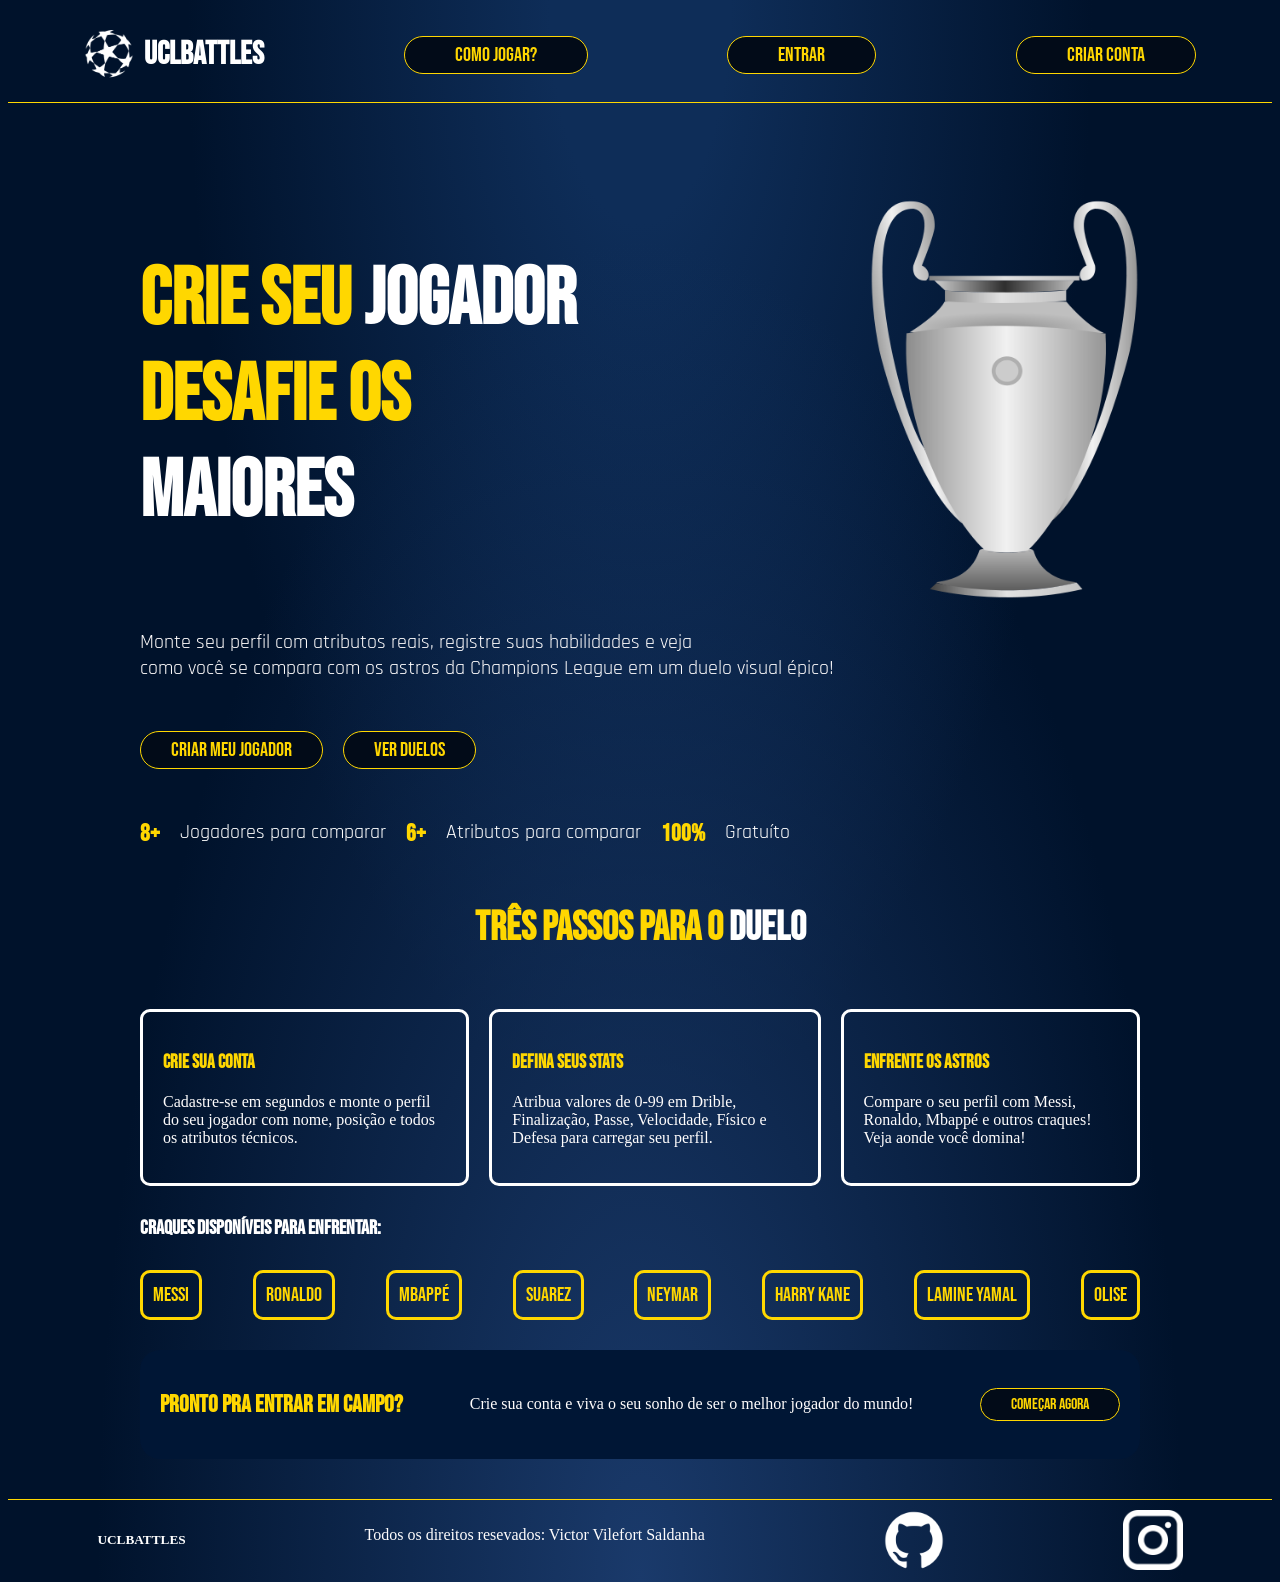
<file: public/index.html>
<!DOCTYPE html>
<html lang="pt-br">
<head>
    <meta charset="UTF-8">
    <meta name="viewport" content="width=device-width, initial-scale=1.0">
    <title>UCLBattles | Página Inicial</title>
    <link rel="stylesheet" href="css/home.css">
    <link rel="shortcut icon" href="assets/img/favicon.ico" type="image/x-icon">
</head>
<body>
<div class="header">
    <div class="logo">
        <img src="assets/img/UEFA_Champions_League.png" alt="">
         <h1>UCLBattles</h1>
    </div>
    <a href="index.html"><button>Como jogar?</button></a>
    <a href="login.html"><button>Entrar</button></a>
    <a href="cadastro.html"><button>Criar conta</button></a>
</div>

<div class="main-content">
    <div class="main-title">
        <h1> Crie seu <white>jogador</white> <br> Desafie os <white>Maiores</white></h1>
            <img src="assets/img/taca-champions.png" alt="">
        </div>
    <div class="main-subtitle">
        <p>Monte seu perfil com atributos reais, registre suas habilidades e veja <br> como você se compara  com os astros da Champions League em um duelo visual épico!</p>
    </div>
    <div class="main-buttons">
        <a href="./cadastro.html"><button>Criar Meu Jogador</button></a>
        <a href="home.html#versus"><button>Ver Duelos</button></a>
    </div>
    <div class="main-estatics">
        <h2>8+</h2>
        <p>Jogadores para comparar</p>
        <h2>6+</h2>
        <p>Atributos para comparar</p>
        <h2>100%</h2>
        <p>Gratuíto</p>
    </div>
    <div class="step-title">
        <h1>Três passos para o <white>duelo</white></h1>
    </div>
    <div class="section-steps">
        <div class="step-box">
            <h3>Crie sua conta</h3>
            <p>Cadastre-se em segundos e monte o perfil do seu jogador com nome, posição e todos os atributos técnicos.</p>
        </div>
         <div class="step-box">
            <h3>Defina seus stats</h3>
            <p>Atribua valores de 0-99 em Drible, Finalização, Passe, Velocidade, Físico e Defesa para carregar seu perfil.</p>
        </div>
        <div class="step-box">
            <h3>Enfrente os astros</h3>
            <p>Compare o seu perfil com Messi, Ronaldo, Mbappé e outros craques! Veja aonde você domina!</p>
        </div>
    </div>
    <div class="title-mockplayer">
         <h3>Craques Disponíveis Para Enfrentar:</h3>
    </div>
        <div class="mockplayers-content" id="versus">
            <div class="box-player">
                <div class="player-name">Messi</div>
            </div>
             <div class="box-player">
                <div class="player-name">Ronaldo</div>
            </div>
            <div class="box-player">
                <div class="player-name">Mbappé</div>
            </div>
            <div class="box-player">
                <div class="player-name">Suarez</div>
            </div>
            <div class="box-player">
                <div class="player-name">Neymar</div>
            </div>
            <div class="box-player">
                <div class="player-name">Harry Kane</div>
            </div>
             <div class="box-player">
                <div class="player-name">Lamine Yamal</div>
            </div>
            <div class="box-player">
                <div class="player-name">Olise</div>
            </div>
        </div>
        <div class="banner">
            <h2>Pronto pra entrar em campo?</h2>
            <p>Crie sua conta e viva o seu sonho de ser o melhor jogador do mundo!</p>
            <a href="cadastro.html"><button>Começar agora</button></a>
        </div>
    </div>
        <div class="footer">
            <h5>UCLBATTLES</h5>
            <p>Todos os direitos resevados: Victor Vilefort Saldanha</p>
            <a href="https://github.com/vilefxrt" target="_blank"><img src="assets/img/github.png" alt=""></a>
            <a href="https://www.instagram.com/vilefxrt/" target="_blank"><img src="assets/img/instagram-new.png" alt=""></a>
        </div>
</body>
</html>
</file>
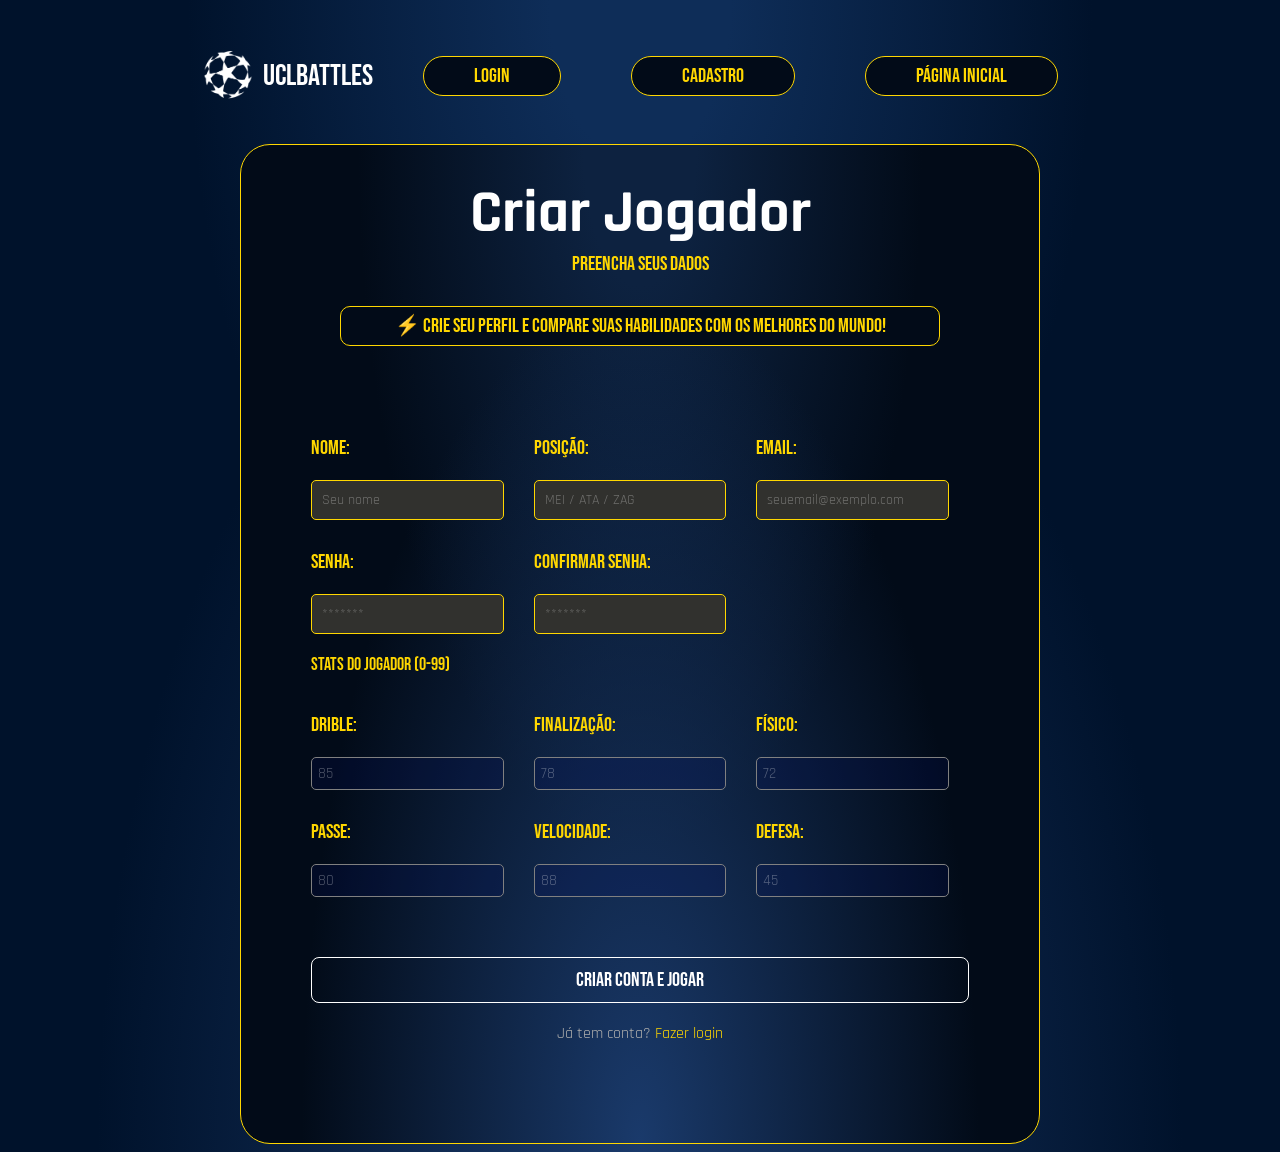
<file: public/cadastro.html>
<!DOCTYPE html>
<html lang="pt-br">
<head>
    <meta charset="UTF-8">
    <meta name="viewport" content="width=device-width, initial-scale=1.0">
    <title>UCLBattles | Cadastro</title>
    <link rel="shortcut icon" href="assets/img/favicon.ico" type="image/x-icon">
    <link rel="stylesheet" href="./css/cadastro.css">
</head>

<body>
    <div class="navbar">
        <div class="logo">
            <img src="./assets/img/UEFA_Champions_League.png" alt="">
            <p>UCLBattles</p>
        </div>
        <a href="login.html"><button>Login</button></a>
        <a href="cadastro.html"><button>Cadastro</button></a>
        <a href="index.html"><button>Página Inicial</button></a>
    </div>
    <div class="main">

        <div class="title">
            <h1>Criar Jogador</h1>
            <p>Preencha seus dados</p>
        </div>
        <div class="text-card">
            <p>⚡ Crie seu perfil e compare suas habilidades com os melhores do mundo!</p>
        </div>
        <div class="form">
            <div class="field-group">
                <div class="field">
                    <p>Nome:</p>
                    <input type="text" id="ipt_nome" placeholder="Seu nome">
                </div>

                <div class="field">
                    <p>Posição:</p>
                    <input type="text" id="ipt_posicao" placeholder="MEI / ATA / ZAG">
                </div>

                <div class="field">
                    <p>Email:</p>
                    <input type="text" id="ipt_email" placeholder="seuemail@exemplo.com">
                </div>

                <div class="field">
                    <p>Senha:</p>
                    <input type="password" id="ipt_senha" placeholder="*******">
                </div>

                <div class="field">
                    <p>Confirmar Senha:</p>
                    <input type="password" id="ipt_senhaConf" placeholder="*******">
                </div>
            </div>
            <div class="stats-text">
                <p>Stats do jogador (0-99)</p>
            </div>
            <div class="form-player">
                <div class="field">
                    <p>Drible:</p>
                    <input type="text" id="ipt_dri" placeholder="85">
                </div>

                <div class="field">
                    <p>Finalização:</p>
                    <input type="text" id="ipt_fin" placeholder="78">
                </div>

                <div class="field">
                    <p>Físico:</p>
                    <input type="text" id="ipt_fis" placeholder="72">
                </div>

                <div class="field">
                    <p>Passe:</p>
                    <input type="text" id="ipt_pas" placeholder="80">
                </div>

                <div class="field">
                    <p>Velocidade:</p>
                    <input type="text" id="ipt_vel" placeholder="88">
                </div>

                <div class="field">
                    <p>Defesa:</p>
                    <input type="text" id="ipt_def" placeholder="45">
                </div>
            </div>
            <div class="div_erro" id="div_erro";"></div>
            <div class="button-create">
                <button onclick="cadastrar()">Criar conta e Jogar</button>
            </div>
            <span>Já tem conta? <a href="login.html">Fazer login</a></span>
        </div>
        <script src="js/cadastro.js"></script>
    </div>
    </div>
    </div>
</body>
</html>
</file>
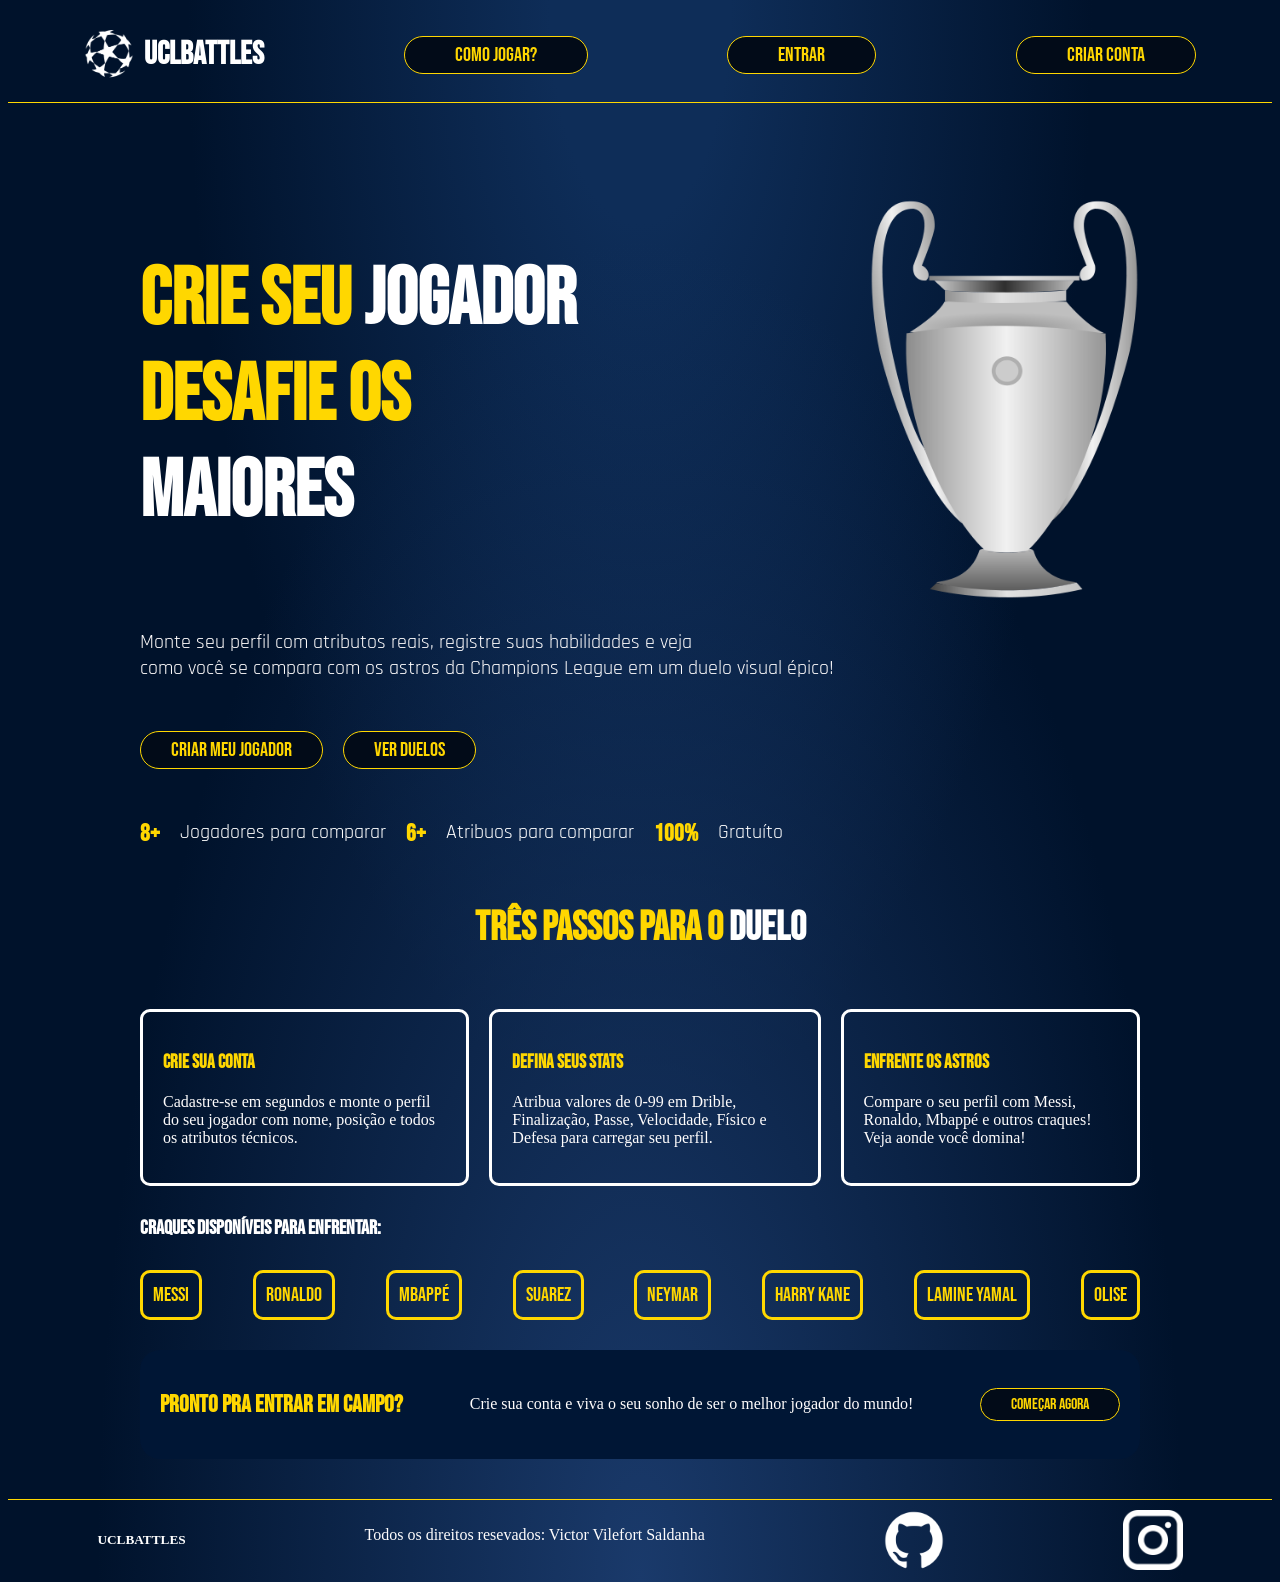
<file: public/home.html>
<!DOCTYPE html>
<html lang="pt-br">
<head>
    <meta charset="UTF-8">
    <meta name="viewport" content="width=device-width, initial-scale=1.0">
    <title>UCLBattles | Página Inicial</title>
    <link rel="stylesheet" href="css/home.css">
    <link rel="shortcut icon" href="assets/img/favicon.ico" type="image/x-icon">
</head>
<body>
<div class="header">
    <div class="logo">
        <img src="assets/img/UEFA_Champions_League.png" alt="">
         <h1>UCLBattles</h1>
    </div>
    <a href="home.html#versus"><button>Como jogar?</button></a>
    <a href="login.html"><button>Entrar</button></a>
    <a href="cadastro.html"><button>Criar conta</button></a>
</div>

<div class="main-content">
    <div class="main-title">
        <h1> Crie seu <white>jogador</white> <br> Desafie os <white>Maiores</white></h1>
            <img src="assets/img/taca-champions.png" alt="">
        </div>
    <div class="main-subtitle">
        <p>Monte seu perfil com atributos reais, registre suas habilidades e veja <br> como você se compara  com os astros da Champions League em um duelo visual épico!</p>
    </div>
    <div class="main-buttons">
        <a href="./cadastro.html"><button>Criar Meu Jogador</button></a>
        <a href="home.html#versus"><button>Ver Duelos</button></a>
    </div>
    <div class="main-estatics">
        <h2>8+</h2>
        <p>Jogadores para comparar</p>
        <h2>6+</h2>
        <p>Atribuos para comparar</p>
        <h2>100%</h2>
        <p>Gratuíto</p>
    </div>
    <div class="step-title">
        <h1>Três passos para o <white>duelo</white></h1>
    </div>
    <div class="section-steps">
        <div class="step-box">
            <h3>Crie sua conta</h3>
            <p>Cadastre-se em segundos e monte o perfil do seu jogador com nome, posição e todos os atributos técnicos.</p>
        </div>
         <div class="step-box">
            <h3>Defina seus stats</h3>
            <p>Atribua valores de 0-99 em Drible, Finalização, Passe, Velocidade, Físico e Defesa para carregar seu perfil.</p>
        </div>
        <div class="step-box">
            <h3>Enfrente os astros</h3>
            <p>Compare o seu perfil com Messi, Ronaldo, Mbappé e outros craques! Veja aonde você domina!</p>
        </div>
    </div>
    <div class="title-mockplayer">
         <h3>Craques Disponíveis Para Enfrentar:</h3>
    </div>
        <div class="mockplayers-content" id="versus">
            <div class="box-player">
                <div class="player-name">Messi</div>
            </div>
             <div class="box-player">
                <div class="player-name">Ronaldo</div>
            </div>
            <div class="box-player">
                <div class="player-name">Mbappé</div>
            </div>
            <div class="box-player">
                <div class="player-name">Suarez</div>
            </div>
            <div class="box-player">
                <div class="player-name">Neymar</div>
            </div>
            <div class="box-player">
                <div class="player-name">Harry Kane</div>
            </div>
             <div class="box-player">
                <div class="player-name">Lamine Yamal</div>
            </div>
            <div class="box-player">
                <div class="player-name">Olise</div>
            </div>
        </div>
        <div class="banner">
            <h2>Pronto pra entrar em campo?</h2>
            <p>Crie sua conta e viva o seu sonho de ser o melhor jogador do mundo!</p>
            <a href="cadastro.html"><button>Começar agora</button></a>
        </div>
    </div>
        <div class="footer">
            <h5>UCLBATTLES</h5>
            <p>Todos os direitos resevados: Victor Vilefort Saldanha</p>
            <a href="https://github.com/vilefxrt" target="_blank"><img src="assets/img/github.png" alt=""></a>
            <a href="https://www.instagram.com/vilefxrt/" target="_blank"><img src="assets/img/instagram-new.png" alt=""></a>
        </div>
</body>
</html>
</file>
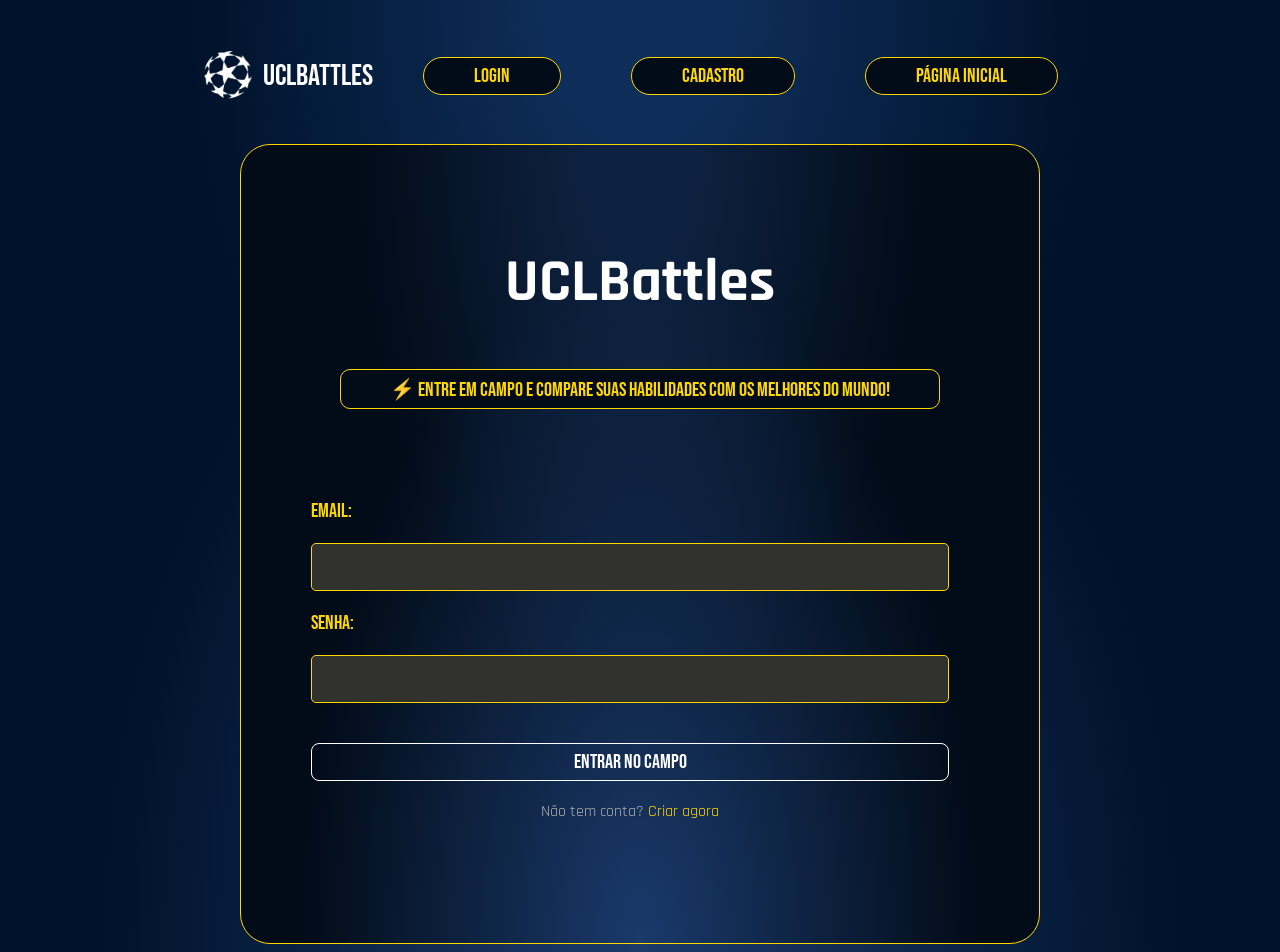
<file: public/login.html>
<!DOCTYPE html>
<html lang="pt-br">
<head>
    <meta charset="UTF-8">
    <meta name="viewport" content="width=device-width, initial-scale=1.0">
    <title>UCLBattles | Login</title>
    <link rel="stylesheet" href="./css/login.css">
    <link rel="shortcut icon" href="./assets/img/favicon.ico" type="image/x-icon">
</head>
<body>
    <div class="navbar">
    <div class="logo">
        <img src="assets/img/UEFA_Champions_League.png" alt="">
         <p>UCLBattles</p>
    </div>
        <a href="login.html"><button>Login</button></a>
        <a href="cadastro.html"><button>Cadastro</button></a>
        <a href="index.html"><button>Página Inicial</button></a>
    </div>
    <div class="main">
        <div class="title">
               <h1>UCLBattles</h1>
        </div>
        <div class="text-card">
             <p>⚡ Entre em campo e compare suas habilidades com os melhores do mundo!</p>
        </div>
        <div class="forms">
            <div class="fields">
                <p>Email:</p>
                <input type="email" id="ipt_email">
                <p>Senha:</p>
                <input type="password" id="ipt_senha">
                <div class="button-create">
                     <button onclick="entrar()">Entrar no campo</button>
                </div>
                <span>Não tem conta? <a href="cadastro.html">Criar agora</a></span>
            </div>
        </div>
    </div>
</body>
</html>
<script src="js/login.js"></script>
</file>
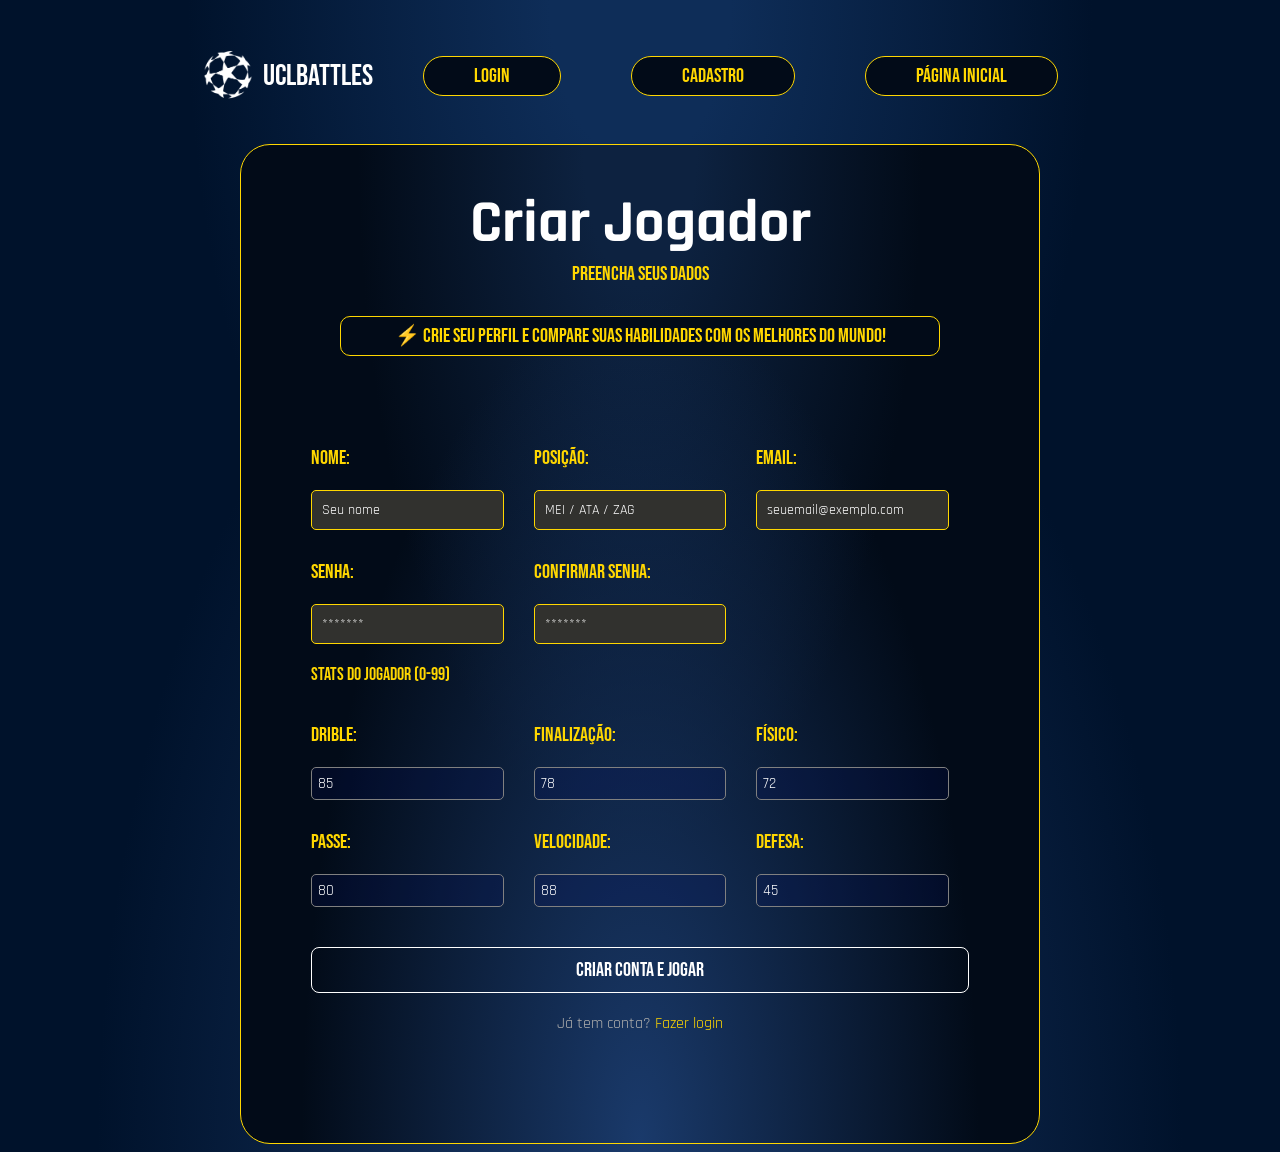
<file: website/public/cadastro.html>
<!DOCTYPE html>
<html lang="pt-br">
<head>
    <meta charset="UTF-8">
    <meta name="viewport" content="width=device-width, initial-scale=1.0">
    <title>UCLBattles | Cadastro</title>
    <link rel="shortcut icon" href="assets/img/favicon.ico" type="image/x-icon">
    <link rel="stylesheet" href="./css/cadastro.css">
</head>
<body>
    <div class="navbar">
        <div class="logo">
            <img src="./assets/img/UEFA_Champions_League.png" alt="">
            <p>UCLBattles</p>
        </div>
        <a href="login.html"><button>Login</button></a>
        <a href="cadastro.html"><button>Cadastro</button></a>
        <a href="home.html"><button>Página Inicial</button></a>
    </div>
    <div class="main">
    
    <div class="title">
        <h1>Criar Jogador</h1>
        <p>Preencha seus dados</p>
    </div>
        <div class="text-card">
            <p>⚡ Crie seu perfil e compare suas habilidades com os melhores do mundo!</p>
        </div>
        <div class="form">
            <div class="field-group">
            <div class="field">
                <p>Nome:</p>
                <input type="text" id="ipt_nome" placeholder="Seu nome"> 
            </div>

            <div class="field">
                <p>Posição:</p>
                <input type="text" id="ipt_posicao" placeholder="MEI / ATA / ZAG">
            </div>

            <div class="field">
                <p>Email:</p>
                <input type="text" id="ipt_email" placeholder="seuemail@exemplo.com">
            </div>

            <div class="field">
                <p>Senha:</p>
                <input type="text" id="_iptSenha" placeholder="*******">
            </div>

            <div class="field">
                <p>Confirmar Senha:</p>
                <input type="text" id="ipt_SenhaConf" placeholder="*******">
            </div>
        </div>
        <div class="stats-text">
            <p>Stats do jogador (0-99)</p>
        </div>
        <div class="form-player">
            <div class="field">
                <p>Drible:</p>
                <input type="text" id="ipt_dri" placeholder="85">
            </div>

            <div class="field">
                <p>Finalização:</p>
                <input type="text" id="ipt_fin" placeholder="78">
            </div>

            <div class="field">
                <p>Físico:</p>
                <input type="text" id="ipt_fis" placeholder="72">
            </div>

            <div class="field">
                <p>Passe:</p>
                <input type="text" id="ipt_pas" placeholder="80">
            </div>

            <div class="field">
                <p>Velocidade:</p>
                <input type="text" id="ipt_vel" placeholder="88">
            </div>

            <div class="field">
                <p>Defesa:</p>
                <input type="text" id="ipt_def" placeholder="45">
            </div>
        </div>
        <div class="button-create">
            <button onclick="criarConta()">Criar conta e Jogar</button>
        </div>
        <span>Já tem conta? <a href="login.html">Fazer login</a></span>
    </div>
</div>
</div>
</div>
</body>
</html>
</file>
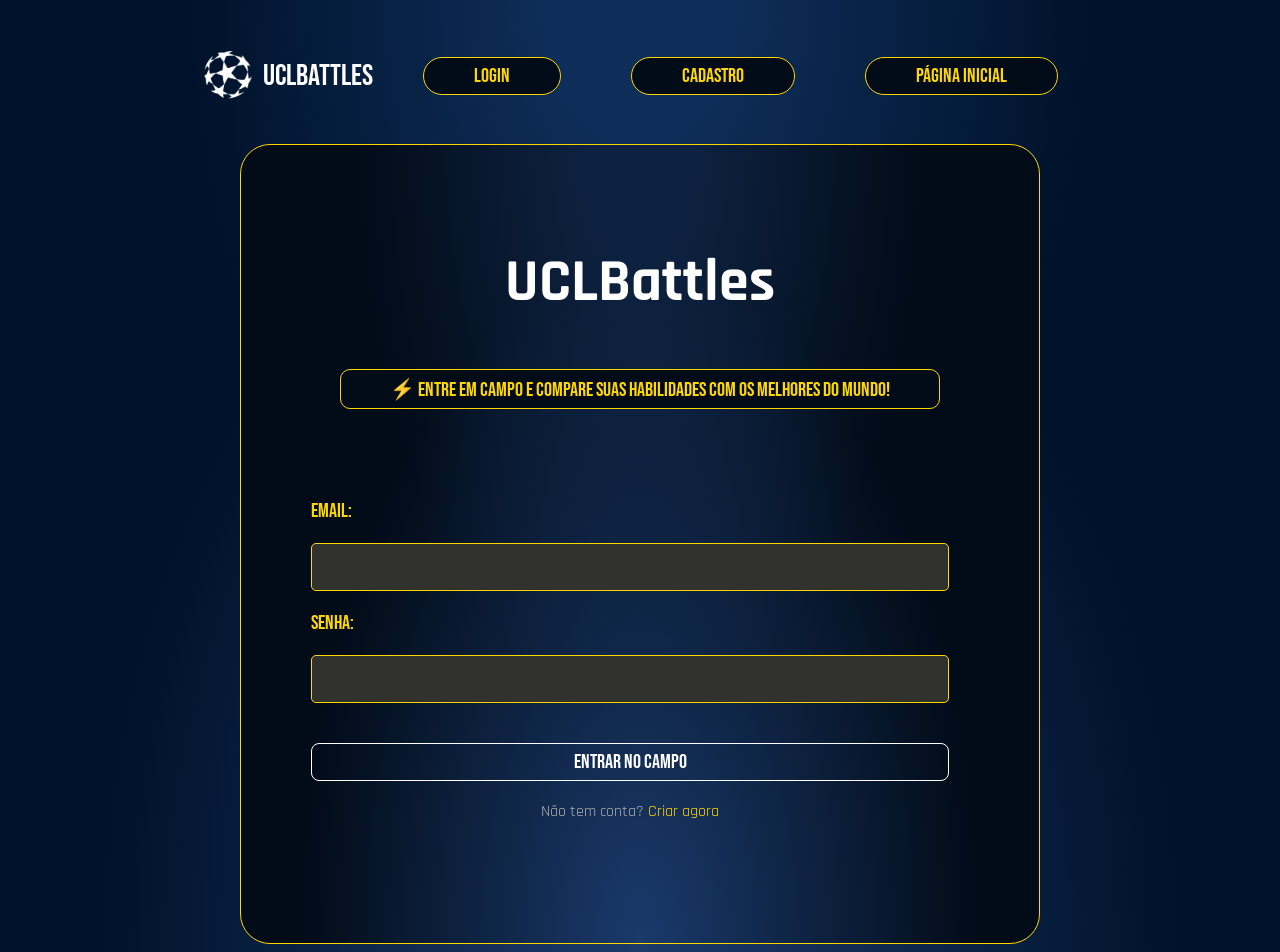
<file: website/public/login.html>
<!DOCTYPE html>
<html lang="pt-br">
<head>
    <meta charset="UTF-8">
    <meta name="viewport" content="width=device-width, initial-scale=1.0">
    <title>UCLBattles | Login</title>
    <link rel="stylesheet" href="./css/login.css">
    <link rel="shortcut icon" href="./assets/img/favicon.ico" type="image/x-icon">
</head>
<body>
    <div class="navbar">
    <div class="logo">
        <img src="assets/img/UEFA_Champions_League.png" alt="">
         <p>UCLBattles</p>
    </div>
        <a href="login.html"><button>Login</button></a>
        <a href="cadastro.html"><button>Cadastro</button></a>
        <a href="home.html"><button>Página Inicial</button></a>
    </div>
    <div class="main">
        <div class="title">
               <h1>UCLBattles</h1>
        </div>
        <div class="text-card">
             <p>⚡ Entre em campo e compare suas habilidades com os melhores do mundo!</p>
        </div>
        <div class="forms">
            <div class="fields">
                <p>Email:</p>
                <input type="text" id="ipt_email">
                <p>Senha:</p>
                <input type="text" id="ipt_senha">
                <div class="button-create">
                     <button onclick="pensar()">Entrar no campo</button>
                </div>
                <span>Não tem conta? <a href="cadastro.html">Criar agora</a></span>
            </div>
        </div>
    </div>
</body>
</html>
</file>
<file: public/css/home.css>
@import url('https://fonts.googleapis.com/css2?family=Bebas+Neue&family=Rajdhani:wght@400;500;600;700&display=swap');

*{
    box-sizing: border-box;
    text-decoration: none;
}

body{
    background: radial-gradient(ellipse at 50% 100%, #1a3a6b 0%, transparent 60%),
    radial-gradient(ellipse at 50% 0%, #0e2d58 10%, transparent 50%), #00122b;
    border-radius: 30px;
}

h1{
    color: gold;
    font-family: 'Bebas Neue', cursive;

}

h2{
    color: gold;
    font-family: 'Bebas Neue', cursive
}

h3 {
    color: gold;
     font-family: 'Bebas Neue', cursive
}

h5 {
    color: rgb(255, 255, 255);
}

a {
    flex-direction: row;
    text-align: center;
    color:gold;
}

span {
    padding-top: 20px;
    align-self: center;
    font-family: 'Rajdhani', sans-serif;
    color: rgb(255, 255, 255);
}

p{
    color: rgb(255, 253, 253);
}

.header{
    display: flex;
    flex-direction: row;
    justify-content: space-around;
    margin: 0;
    padding: 6px;
    align-items: center;
    text-decoration: none;
    border-bottom: 1px solid gold;
}

.header h1{
    color: white;
    display: flex;
    justify-self: flex-start;
}

.header span{
    display: flex;
    justify-self: center;
    font-family: 'Rajdhani', sans-serif;
    color: rgb(255, 255, 255);
    font-size: 20px;
}

.header button{
    display: flex;;
    color: gold;
    background-color: #020b18;;
    border: 0.5px solid gold;
    border-radius: 20px;
    cursor: pointer;
    font-size: 20px;
    flex-direction: row;
    font-family: 'Bebas Neue', cursive;
    height: fit-content;
    padding: 6px 50px;
    transition: all 0.3s ease;
    text-decoration: none;
}

.header button a{
    color: gold;
    text-decoration: none;
    transition: all 0.3s ease;
}   

.header button:hover{
    background-color: gold;
    color: #020b18;
    border-color: gold;
}

.header button:hover a{
    transition: all 0.3s ease;
    color: black;
}


.logo{
    display: flex;
    flex-direction: row;
    align-items: center;
    justify-content: center;
    gap: 10px;
}

.logo img{
    width: 50px;
    height: auto;
    filter: invert(100%) brightness(200%)
}

.logo p{
    color: white;
    font-size: 30px;
    font-family: 'Bebas Neue', cursive;
}


.main-title {
    font-size: 40px;
    padding-top: 6rem;
    display: flex;
    flex-direction: row;
    justify-content: space-around;
}

.main-title h1{
    padding-right: 10rem;
}

.main-title img{
    display: flex;
    width: 380px;
    height: 400px;
    padding-left: 6rem;
}

.main-subtitle{
    color: rgb(255, 255, 255);
    font-family: 'Rajdhani', sans-serif;
    font-size: 20px;
}

.main-title white{
    color: white;
}

.footer{
    padding-top: 10px;
    display: flex;
    flex-direction: row;
    justify-content: space-around;
    border-top: 1px solid gold;
}

.mockplayers-content{
    display: flex;
    flex-direction: row;
    justify-content: space-between;
}

.mockplayers-content h3{
    color: white;
    font-size: 20px;
}

.box-player{
    display: flex;
    flex-direction: column;
    align-items: center;
    border: 3px solid gold;
    border-radius: 10px;
    padding: 10px;
}

.box-player p {
    color: gold;
}

.main-buttons{
    display: flex;
    flex-direction: row;
    gap: 20px;
    margin-top: 20px;
}

.main-buttons button{
    display: flex;
    flex-direction: row;
    color: gold;
    background-color: #020b18;;
    border: 0.5px solid gold;
    border-radius: 20px;
    cursor: pointer;
    font-size: 20px;
    flex-direction: row;
    font-family: 'Bebas Neue', cursive;
    height: fit-content;
    padding: 6px 30px;
    transition: all 0.3s ease;
}

.main-buttons button:hover{
    background-color: gold;
    color: #020b18;
    border-color: gold;
}

.main-buttons button:hover a{
    transition: all 0.3s ease;
    color: black;
}

.main-buttons button a{
    color: gold;
    text-decoration: none;
    transition: all 0.3s ease;
}

.banner button a{
    color: gold;
    text-decoration: none;
    transition: all 0.3s ease;
}
.main-estatics{
    display: flex;
    flex-direction: row;
    height: max-content;
    gap: 20px;
    margin-top: 20px;
}

.section-steps{
    display: flex;
    flex-direction: row;
    height: fit-content;
    gap: 20px;
    margin-top: 20px;
}

.step-box{
    border-style: solid;
    border-color: white;
    border-radius: 10px;
    padding: 20px; 
}

.player-name{
    display: flex;
    flex-direction: column;
    color: gold;
    font-family: 'Bebas Neue', cursive;
    font-size: 20px;
}


.banner{
    display: flex;
    flex-direction: row;
    justify-content: space-between;
    align-items: center;
    height: fit-content;
    padding: 20px;
    background-color: #001635;
    border-radius: 20px;
    margin-top: 20px;
    margin-bottom: 40px;
}

.banner button{
    display: flex;
    color: gold;
    background-color: #020b18;;
    border: 0.5px solid gold;
    border-radius: 20px;
    cursor: pointer;
    font-size: 16px;
    flex-direction: row;
    font-family: 'Bebas Neue', cursive;
    height: fit-content;
    padding: 6px 30px;
    transition: all 0.3s ease;
}

.banner button:hover{
    background-color: gold;
    color: #000000;
    border-color: gold;
}

.banner button:hover a{
    color: #000000;
}

.main-estatics p {
    color: rgb(255, 255, 255);
    font-family: 'Rajdhani', sans-serif;
    font-size: 20px;
}

.main-content{
    display: flex;
    flex-direction: column;
    gap: 10px;
    max-width: 1000px;
    margin-left: auto;
    margin-right: auto;
}

.step-title{
    display: flex;
    justify-content: center;
    color: gold;
    font-family: 'Bebas Neue', cursive;
    font-size: 20px;
}

.step-title white{
    color: white;
}

.title-mockplayer{
    display: flex;
    justify-content: flex-start;
    color: white;
    font-family: 'Bebas Neue', cursive;
    font-size: 20px;
}

.title-mockplayer h3{
    color: white;
    font-family: 'Bebas Neue', cursive;
    font-size: 20px;
}

.footer img {
    width: 60px;
    height: auto;
    filter: invert(100%) brightness(200%)
}
</file>
<file: public/css/cadastro.css>
@import url('https://fonts.googleapis.com/css2?family=Bebas+Neue&family=Rajdhani:wght@400;500;600;700&display=swap');

*{
    box-sizing: border-box;
    text-decoration: none;
}

body{
    background: radial-gradient(ellipse at 50% 100%, #1a3a6b 0%, transparent 60%),
    radial-gradient(ellipse at 50% 0%, #0e2d58 10%, transparent 50%), #00122b;
    border-radius: 30px;
    
}

p{
    color: gold;
    font-size: 20px;
    font-family: 'Bebas Neue', cursive;

}

a {
    flex-direction: row;
    text-align: center;
    color:gold;
}

span {
    padding-top: 20px;
    align-self: center;
    font-family: 'Rajdhani', sans-serif;
    color: rgb(174, 174, 173);
}

.title{
    color: #ffffff;
    text-align: center;
    font-size: 30px;
    display: flex;
    flex-direction: column;
    align-items: center;
    justify-content: center;
    width: 100%;
    padding: 0;
}

.title h1 {
    margin: 0;

}

.title p{
    margin: 0;
    margin-bottom: 30px;
}

.navbar p {
    color: white;
}

.navbar{
    display: flex;
    justify-content: center;
    padding-top: 20px;
    padding-bottom: 20px;
    align-items: center;
    gap: 30px;
}

.logo{
    display: flex;
    flex-direction: row;
    align-items: center;
    justify-content: center;
    gap: 10px;
}

.logo img{
    width: 50px;
    height: auto;
    filter: invert(100%) brightness(200%);
}

.logo p{
    color: white;
    font-size: 30px;
    font-family: 'Bebas Neue', cursive;
    cursor: pointer;
}

.navbar button{
    display: flex;;
    color: gold;
    background-color: #020b18;;
    border: 0.5px solid gold;
    border-radius: 20px;
    cursor: pointer;
    font-size: 20px;
    flex-direction: row;
    justify-items: center;
    font-family: 'Bebas Neue', cursive;
    height: fit-content;
    padding: 7px 50px;
    transition: all 0.3s ease;
}

.navbar button:hover{
    background-color: gold;
    color: #020b18;
    border-color: gold;
}

.navbar button:hover a{
    transition: all 0.3s ease;
    color: black;
}

.navbar a{
    color: gold;
    text-decoration: none;
    margin-right: 20px;
    padding-left: 20px;
}
.main{
    display: flex;
    margin: 0 auto;
    font-family: 'Rajdhani', sans-serif;
    flex-direction: column;
    align-items: center;
    justify-content: center;
    width: 800px;
    height: 1000px;
    border: 0.5px solid gold;
    background: radial-gradient(ellipse at 50% 100%, #1a3a6b 0%, transparent 60%),
    radial-gradient(ellipse at 50% 0%, #0d2240 10%, transparent 50%), #020b18;
    border-radius: 30px;
}

.field-group{
    display: grid;
    grid-template-columns: repeat(3, 1fr);
    gap: 10px;
    justify-content: center;
    align-items: center;
    margin-bottom: 2px;
}

.field{
    display: flex;
    flex-direction: column;
    margin-right: 20px;
}

.stats-text p{
    display: flex;
    flex-direction: row;
    justify-content: flex-start;
    color: gold;
    width: 100%;
    font-size: 18px;
}

.text-card{
    display: flex;
    flex-direction: column;
    align-items: center;
    justify-content: center;
    width: 600px;
    height: 40px;
    border: 1px solid gold;
    background-color: #020b18;
    border-radius: 10px;
    padding: 1rem;
}

.field-group input{
    padding: 10px;
    border: 1px solid gold;
    border-radius: 5px;
    background-color: #31312e;
    font-family: 'Rajdhani', sans-serif;
    color: rgb(255, 255, 255);
    font-size: 14px;
}

.field-group input::placeholder{
    color: #ffffff4c
}

.form-player input {
    padding: 6px;
    border: 1px solid gray;
    border-radius: 5px;
    background-color: rgba(0, 13, 97, 0.201);
    font-family: 'Rajdhani', sans-serif;
    color: rgb(255, 255, 255);
    font-size: 15px;
}

.form-player input::placeholder{
    color: #ffffff4c;
}

.form{ 
    display: flex;
    flex-direction: column;
    width: fit-content;
    width: 100%;
    padding: 70px;
}

.form-player{
    display: grid;
    grid-template-columns: repeat(3, 1fr);
    gap: 10px;
    align-items: center;
    justify-content: center;
}

.button-create{
    display: flex;
    justify-content: center;
    margin-top: 20px;
}

.button-create button{
    padding: 10px 20px;
    background-color: transparent;
    color: #ffffff;
    border: 1px solid;;
    border-radius: 8px;
    border-color: white;
    cursor: pointer;
    size: 10px;
    width: 1000px;
    display: flex;
    justify-content: center;
    margin-top: 20px;
    font-family: 'Bebas Neue', cursive;
    font-size: 20px;
    transition: all 0.3s ease;
}

.button-create button:hover{
    background-color: white;
    color: #020b18;
    border-color: white;
}

.div_erro{
    display: flex;
    margin-top: 20px;
    justify-content: center;
    font-size: 20px;
    font-weight: bold;
    color: red;
    font-family: 'Rajdhani', sans-serif;
}
</file>
<file: public/css/login.css>
@import url('https://fonts.googleapis.com/css2?family=Bebas+Neue&family=Rajdhani:wght@400;500;600;700&display=swap');

*{
    box-sizing: border-box;
    text-decoration: none;
}

body{
    background: radial-gradient(ellipse at 50% 100%, #1a3a6b 0%, transparent 60%),
    radial-gradient(ellipse at 50% 0%, #0e2d58 10%, transparent 50%), #00122b;
    border-radius: 30px;
    
}

p{
    color: gold;
    font-size: 20px;
    font-family: 'Bebas Neue', cursive;

}

a {
    flex-direction: row;
    text-align: center;
    color:gold;
    size: 1rem;
}

span {
    padding-top: 20px;
    align-self: center;
    font-family: 'Rajdhani', sans-serif;
    color: rgb(174, 174, 173);
}

input{
     padding: 10px;
    border: 1px solid gold;
    border-radius: 5px;
    background-color: #31312e;
    font-family: 'Rajdhani', sans-serif;
    color: rgb(255, 255, 255);
    font-size: 20px;
}
.title{
    color: #ffffff;
    text-align: center;
    font-size: 30px;
    display: flex;
    flex-direction: column;
    align-items: center;
    justify-content: center;
    width: 100%;
    padding: 3rem;
}

.title h1 {
    margin: 0;

}

.title p{
    margin: 0;
    margin-bottom: 30px;
}

.navbar p {
    color: white;
}

.navbar{
    display: flex;
    justify-content: center;
    padding-top: 20px;
    padding-bottom: 20px;
    align-items: center;
    gap: 30px;
}

.logo{
    display: flex;
    flex-direction: row;
    align-items: center;
    justify-content: center;
    gap: 10px;
}

.logo img{
    width: 50px;
    height: auto;
    filter: invert(100%) brightness(200%)
}

.logo p{
    color: white;
    font-size: 30px;
    font-family: 'Bebas Neue', cursive;
}

 button{
    display: flex;;
    color: gold;
    background-color: #020b18;;
    border: 0.5px solid gold;
    border-radius: 20px;
    cursor: pointer;
    font-size: 20px;
    flex-direction: row;
    justify-items: center;
    font-family: 'Bebas Neue', cursive;
    height: fit-content;
    padding: 6px 50px;
    transition: all 0.3s ease;
}

button:hover{
    background-color: gold;
    color: #020b18;
    border-color: gold;
}

button:hover a{
    transition: all 0.3s ease;
    color: black;
}

.navbar a{
    color: gold;
    text-decoration: none;
    margin-right: 20px;
    padding-left: 20px;
}
.main{
    display: flex;
    margin: 0 auto;
    font-family: 'Rajdhani', sans-serif;
    flex-direction: column;
    align-items: center;
    justify-content: center;
    width: 800px;
    height: 800px;
    border: 0.5px solid gold;
    background: radial-gradient(ellipse at 50% 100%, #1a3a6b 0%, transparent 60%),
    radial-gradient(ellipse at 50% 0%, #0d2240 10%, transparent 50%), #020b18;
    border-radius: 30px;
}


.fields{
    display: flex;
    flex-direction: column;
    margin-right: 20px;
}

.text-card{
    display: flex;
    flex-direction: column;
    align-items: center;
    justify-content: center;
    width: 600px;
    height: 40px;
    border: 1px solid gold;
    background-color: #020b18;
    border-radius: 10px;
    padding: 1rem;
}

.forms{ 
    display: flex;
    flex-direction: column;
    width: fit-content;
    width: 100%;
    padding: 70px;
}

.button-create{
    display: flex;
    justify-content: center;
    margin-top: 20px;
}

.button-create button{
    background-color: transparent;
    color: #ffffff;
    border: 1px solid;;
    border-radius: 8px;
    border-color: white;
    cursor: pointer;
    size: 10px;
    width: 700px;
    display: flex;
    justify-content: center;
    margin-top: 20px;
    font-family: 'Bebas Neue', cursive;
    font-size: 20px;
    transition: all 0.3s ease;
}

.button-create button:hover{
    background-color: white;
    color: #020b18;
    border-color: white;
}

.forms{
    display: flex;
    justify-content: center;
    align-content: center;
}
</file>
<file: website/public/css/cadastro.css>
@import url('https://fonts.googleapis.com/css2?family=Bebas+Neue&family=Rajdhani:wght@400;500;600;700&display=swap');

*{
    box-sizing: border-box;
    text-decoration: none;
}

body{
    background: radial-gradient(ellipse at 50% 100%, #1a3a6b 0%, transparent 60%),
    radial-gradient(ellipse at 50% 0%, #0e2d58 10%, transparent 50%), #00122b;
    border-radius: 30px;
    
}

p{
    color: gold;
    font-size: 20px;
    font-family: 'Bebas Neue', cursive;

}

a {
    flex-direction: row;
    text-align: center;
    color:gold;
}

span {
    padding-top: 20px;
    align-self: center;
    font-family: 'Rajdhani', sans-serif;
    color: rgb(174, 174, 173);
}

.title{
    color: #ffffff;
    text-align: center;
    font-size: 30px;
    display: flex;
    flex-direction: column;
    align-items: center;
    justify-content: center;
    width: 100%;
    padding: 0;
}

.title h1 {
    margin: 0;

}

.title p{
    margin: 0;
    margin-bottom: 30px;
}

.navbar p {
    color: white;
}

.navbar{
    display: flex;
    justify-content: center;
    padding-top: 20px;
    padding-bottom: 20px;
    align-items: center;
    gap: 30px;
}

.logo{
    display: flex;
    flex-direction: row;
    align-items: center;
    justify-content: center;
    gap: 10px;
}

.logo img{
    width: 50px;
    height: auto;
    filter: invert(100%) brightness(200%)
}

.logo p{
    color: white;
    font-size: 30px;
    font-family: 'Bebas Neue', cursive;
}

.navbar button{
    display: flex;;
    color: gold;
    background-color: #020b18;;
    border: 0.5px solid gold;
    border-radius: 20px;
    cursor: pointer;
    font-size: 20px;
    flex-direction: row;
    justify-items: center;
    font-family: 'Bebas Neue', cursive;
    height: fit-content;
    padding: 7px 50px;
    transition: all 0.3s ease;
}

.navbar button:hover{
    background-color: gold;
    color: #020b18;
    border-color: gold;
}

.navbar button:hover a{
    transition: all 0.3s ease;
    color: black;
}

.navbar a{
    color: gold;
    text-decoration: none;
    margin-right: 20px;
    padding-left: 20px;
}
.main{
    display: flex;
    margin: 0 auto;
    font-family: 'Rajdhani', sans-serif;
    flex-direction: column;
    align-items: center;
    justify-content: center;
    width: 800px;
    height: 1000px;
    border: 0.5px solid gold;
    background: radial-gradient(ellipse at 50% 100%, #1a3a6b 0%, transparent 60%),
    radial-gradient(ellipse at 50% 0%, #0d2240 10%, transparent 50%), #020b18;
    border-radius: 30px;
}

.field-group{
    display: grid;
    grid-template-columns: repeat(3, 1fr);
    gap: 10px;
    justify-content: center;
    align-items: center;
    margin-bottom: 2px;
}

.field{
    display: flex;
    flex-direction: column;
    margin-right: 20px;
}

.stats-text p{
    display: flex;
    flex-direction: row;
    justify-content: flex-start;
    color: gold;
    width: 100%;
    font-size: 18px;
}

.text-card{
    display: flex;
    flex-direction: column;
    align-items: center;
    justify-content: center;
    width: 600px;
    height: 40px;
    border: 1px solid gold;
    background-color: #020b18;
    border-radius: 10px;
    padding: 1rem;
}

.field-group input{
    padding: 10px;
    border: 1px solid gold;
    border-radius: 5px;
    background-color: #31312e;
    font-family: 'Rajdhani', sans-serif;
    color: rgb(255, 255, 255);
    font-size: 14px;
}

.field-group input::placeholder{
    color: #ffffff
}

.form-player input {
    padding: 6px;
    border: 1px solid gray;
    border-radius: 5px;
    background-color: rgba(0, 13, 97, 0.201);
    font-family: 'Rajdhani', sans-serif;
    color: white;
    font-size: 15px;
}

.form-player input::placeholder{
    color: #ffffff;
}

.form{ 
    display: flex;
    flex-direction: column;
    width: fit-content;
    width: 100%;
    padding: 70px;
}

.form-player{
    display: grid;
    grid-template-columns: repeat(3, 1fr);
    gap: 10px;
    align-items: center;
    justify-content: center;
}

.button-create{
    display: flex;
    justify-content: center;
    margin-top: 20px;
}

.button-create button{
    padding: 10px 20px;
    background-color: transparent;
    color: #ffffff;
    border: 1px solid;;
    border-radius: 8px;
    border-color: white;
    cursor: pointer;
    size: 10px;
    width: 1000px;
    display: flex;
    justify-content: center;
    margin-top: 20px;
    font-family: 'Bebas Neue', cursive;
    font-size: 20px;
    transition: all 0.3s ease;
}

.button-create button:hover{
    background-color: white;
    color: #020b18;
    border-color: white;
}
</file>
<file: website/public/css/login.css>
@import url('https://fonts.googleapis.com/css2?family=Bebas+Neue&family=Rajdhani:wght@400;500;600;700&display=swap');

*{
    box-sizing: border-box;
    text-decoration: none;
}

body{
    background: radial-gradient(ellipse at 50% 100%, #1a3a6b 0%, transparent 60%),
    radial-gradient(ellipse at 50% 0%, #0e2d58 10%, transparent 50%), #00122b;
    border-radius: 30px;
    
}

p{
    color: gold;
    font-size: 20px;
    font-family: 'Bebas Neue', cursive;

}

a {
    flex-direction: row;
    text-align: center;
    color:gold;
    size: 1rem;
}

span {
    padding-top: 20px;
    align-self: center;
    font-family: 'Rajdhani', sans-serif;
    color: rgb(174, 174, 173);
}

input{
     padding: 10px;
    border: 1px solid gold;
    border-radius: 5px;
    background-color: #31312e;
    font-family: 'Rajdhani', sans-serif;
    color: rgb(255, 255, 255);
    font-size: 20px;
}
.title{
    color: #ffffff;
    text-align: center;
    font-size: 30px;
    display: flex;
    flex-direction: column;
    align-items: center;
    justify-content: center;
    width: 100%;
    padding: 3rem;
}

.title h1 {
    margin: 0;

}

.title p{
    margin: 0;
    margin-bottom: 30px;
}

.navbar p {
    color: white;
}

.navbar{
    display: flex;
    justify-content: center;
    padding-top: 20px;
    padding-bottom: 20px;
    align-items: center;
    gap: 30px;
}

.logo{
    display: flex;
    flex-direction: row;
    align-items: center;
    justify-content: center;
    gap: 10px;
}

.logo img{
    width: 50px;
    height: auto;
    filter: invert(100%) brightness(200%)
}

.logo p{
    color: white;
    font-size: 30px;
    font-family: 'Bebas Neue', cursive;
}

 button{
    display: flex;;
    color: gold;
    background-color: #020b18;;
    border: 0.5px solid gold;
    border-radius: 20px;
    cursor: pointer;
    font-size: 20px;
    flex-direction: row;
    justify-items: center;
    font-family: 'Bebas Neue', cursive;
    height: fit-content;
    padding: 6px 50px;
    transition: all 0.3s ease;
}

button:hover{
    background-color: gold;
    color: #020b18;
    border-color: gold;
}

button:hover a{
    transition: all 0.3s ease;
    color: black;
}

.navbar a{
    color: gold;
    text-decoration: none;
    margin-right: 20px;
    padding-left: 20px;
}
.main{
    display: flex;
    margin: 0 auto;
    font-family: 'Rajdhani', sans-serif;
    flex-direction: column;
    align-items: center;
    justify-content: center;
    width: 800px;
    height: 800px;
    border: 0.5px solid gold;
    background: radial-gradient(ellipse at 50% 100%, #1a3a6b 0%, transparent 60%),
    radial-gradient(ellipse at 50% 0%, #0d2240 10%, transparent 50%), #020b18;
    border-radius: 30px;
}


.fields{
    display: flex;
    flex-direction: column;
    margin-right: 20px;
}

.text-card{
    display: flex;
    flex-direction: column;
    align-items: center;
    justify-content: center;
    width: 600px;
    height: 40px;
    border: 1px solid gold;
    background-color: #020b18;
    border-radius: 10px;
    padding: 1rem;
}

.forms{ 
    display: flex;
    flex-direction: column;
    width: fit-content;
    width: 100%;
    padding: 70px;
}

.button-create{
    display: flex;
    justify-content: center;
    margin-top: 20px;
}

.button-create button{
    background-color: transparent;
    color: #ffffff;
    border: 1px solid;;
    border-radius: 8px;
    border-color: white;
    cursor: pointer;
    size: 10px;
    width: 700px;
    display: flex;
    justify-content: center;
    margin-top: 20px;
    font-family: 'Bebas Neue', cursive;
    font-size: 20px;
    transition: all 0.3s ease;
}

.button-create button:hover{
    background-color: white;
    color: #020b18;
    border-color: white;
}

.forms{
    display: flex;
    justify-content: center;
    align-content: center;
}
</file>
